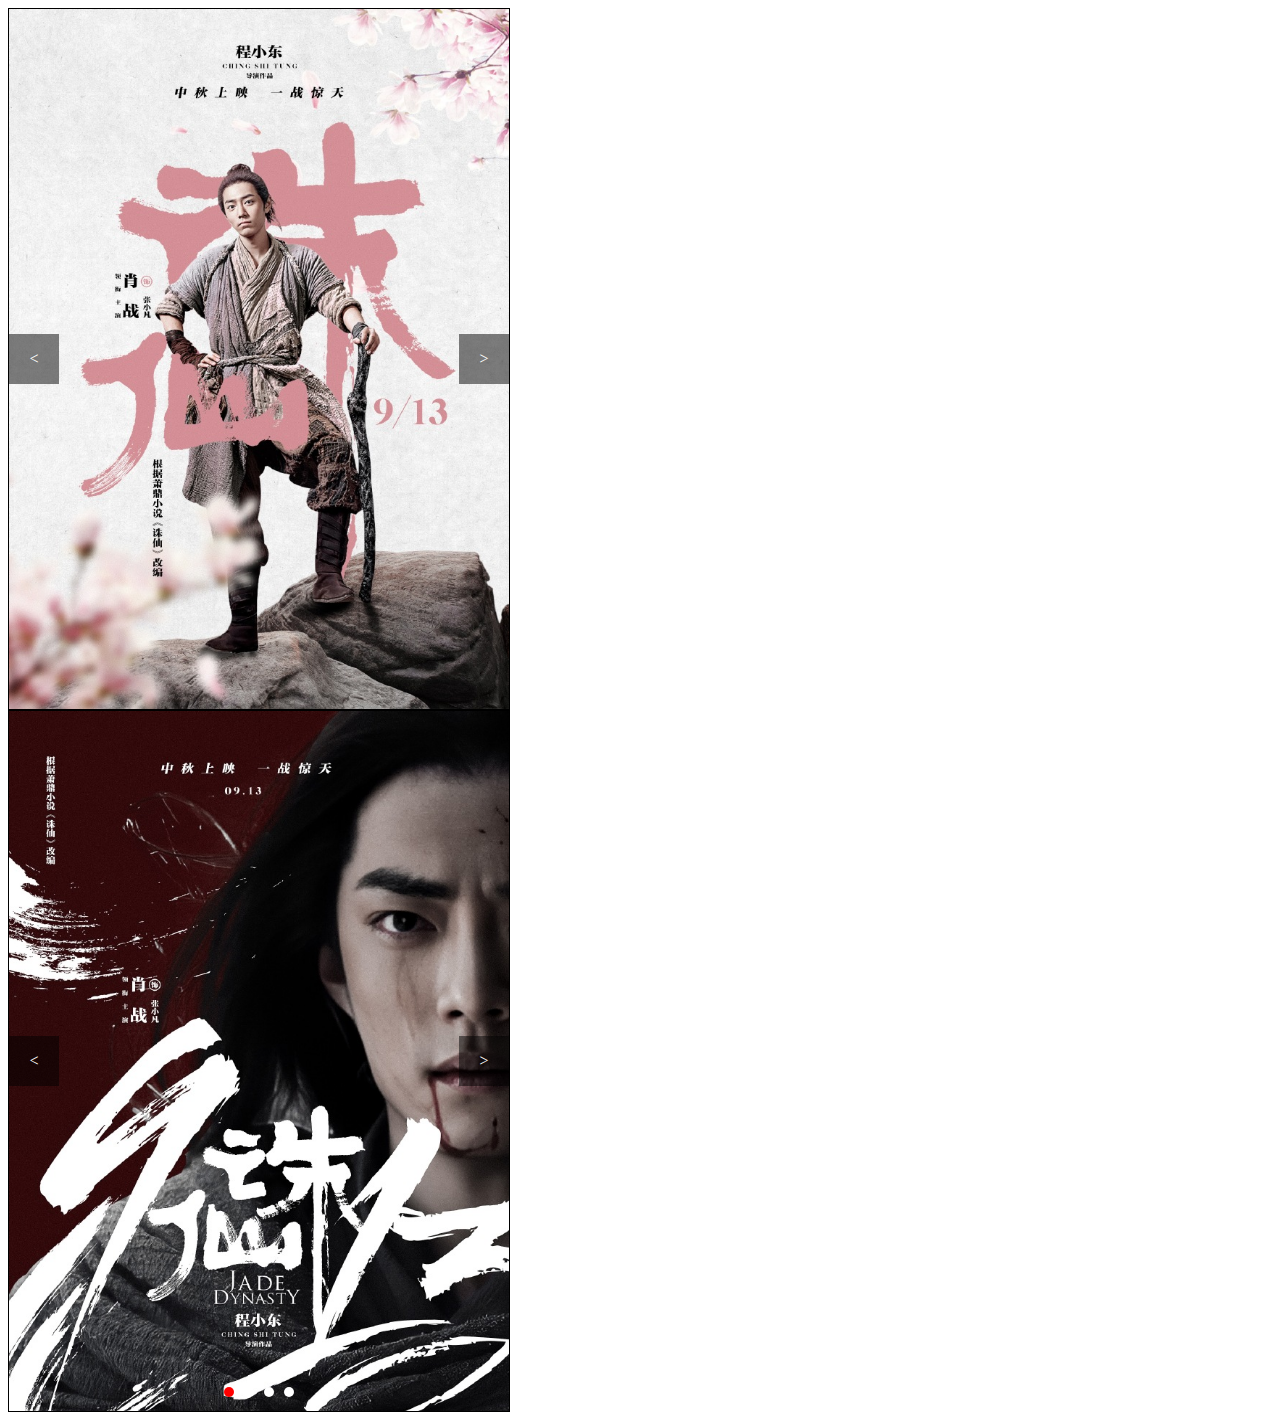
<file: swiper/index.html>
<!DOCTYPE html>
<html lang="en">
<head>
    <meta charset="UTF-8">
    <meta name="viewport" content="width=device-width, initial-scale=1.0">
    <meta http-equiv="X-UA-Compatible" content="ie=edge">
    <title>Document</title>
    <style>
        .wrapper {
            width: 500px;
            height: 700px;
            border: 1px solid #000;
        }
        .demo {
            width: 500px;
            height: 700px;
            border: 1px solid #000;
        }
    
    </style>
</head>
<body>
    <div class="wrapper"></div>
    <div class="demo"></div>
    <script src="jquery-3.3.1.js"></script>
    <script src="./index.js"></script>
    <script>
        $('.wrapper').swiper({
            imgList: ['./image/1.jpg', './image/2.jpg', './image/3.jpg', './image/4.jpg'],
            animate: 'animate',
            showBtn: false,
            isAuto: true,
        }) 
        $('.demo').swiper({
            imgList: ['./image/pic1.jpg', './image/pic2.jpg', './image/pic3.jpg', './image/pic4.jpg'],
            animate: 'fade',
            showBtn: true,
            isAuto: true,
        })
        
    </script>
</body>
</html>
</file>
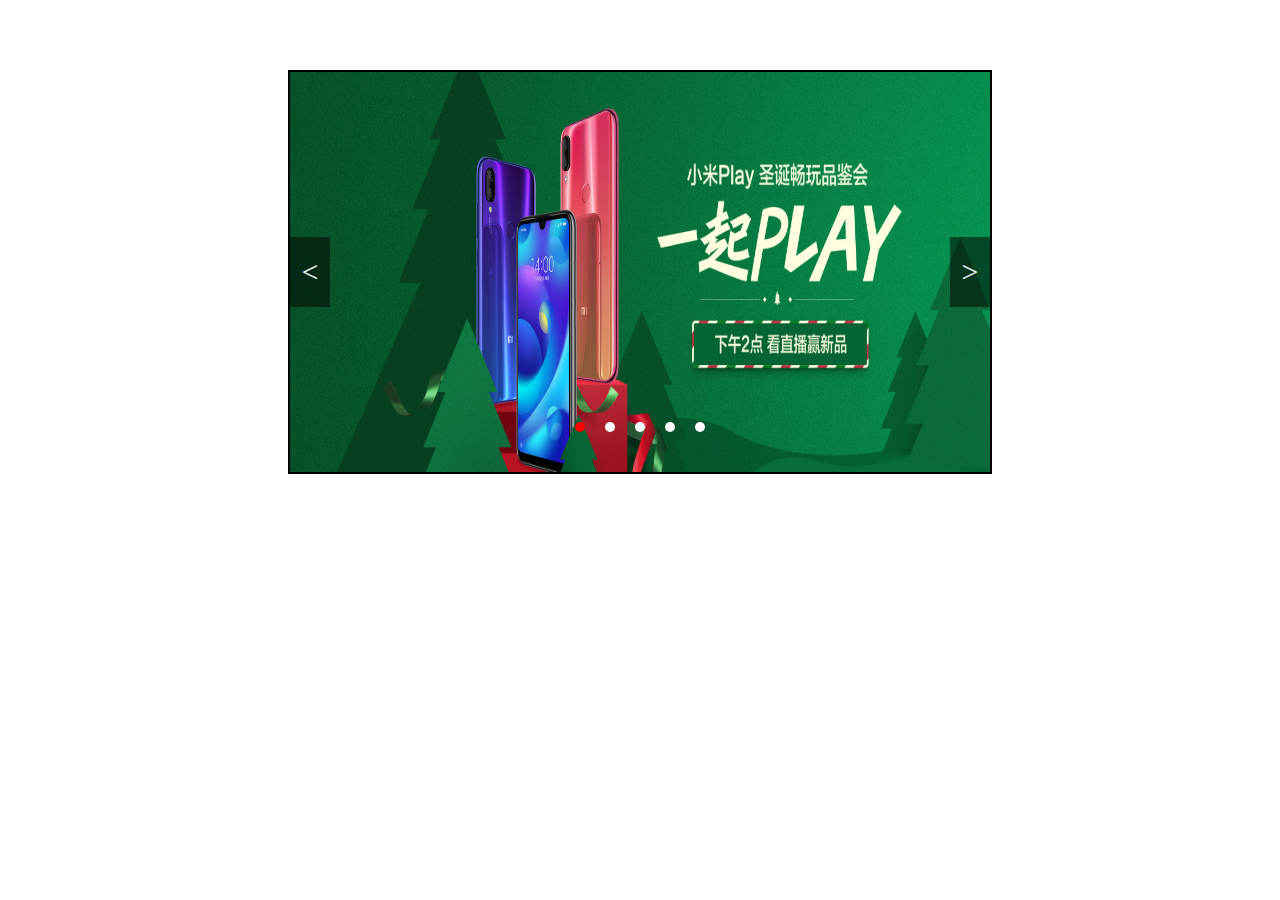
<file: 小米官网轮播图/index.html>
<!DOCTYPE html>
<html lang="en">

<head>
    <meta charset="UTF-8">
    <meta name="viewport" content="width=device-width, initial-scale=1.0">
    <meta http-equiv="X-UA-Compatible" content="ie=edge">
    <title>Document</title>
    <link rel="stylesheet" href="./index.css">
</head>

<body>
    <div class="wrapper">
        <ul class="picBox">
            <li class="first box">
                <img src="./img/pic1.jpg" alt="">
            </li>
            <li class="box">
                <img src="./img/pic2.jpg" alt="">
            </li>
            <li class="box">
                <img src="./img/pic3.jpg" alt="">
            </li>
            <li class="box">
                <img src="./img/pic4.jpg" alt="">
            </li>
            <li class="box">
                <img src="./img/pic5.jpg" alt="">
            </li>
        </ul>
        <div class="btnBox">
            <a href="#" class="left btn">&lt;</a>
            <a href="#" class="right btn">&gt;</a>
        </div>
        <div class="list">
            <ul>
                <li class="active circle"></li>
                <li class="circle"></li>
                <li class="circle"></li>
                <li class="circle"></li>
                <li class="circle"></li>
            </ul>
        </div>
    </div>
    <script src="./index.js"></script>
</body>

</html>
</file>
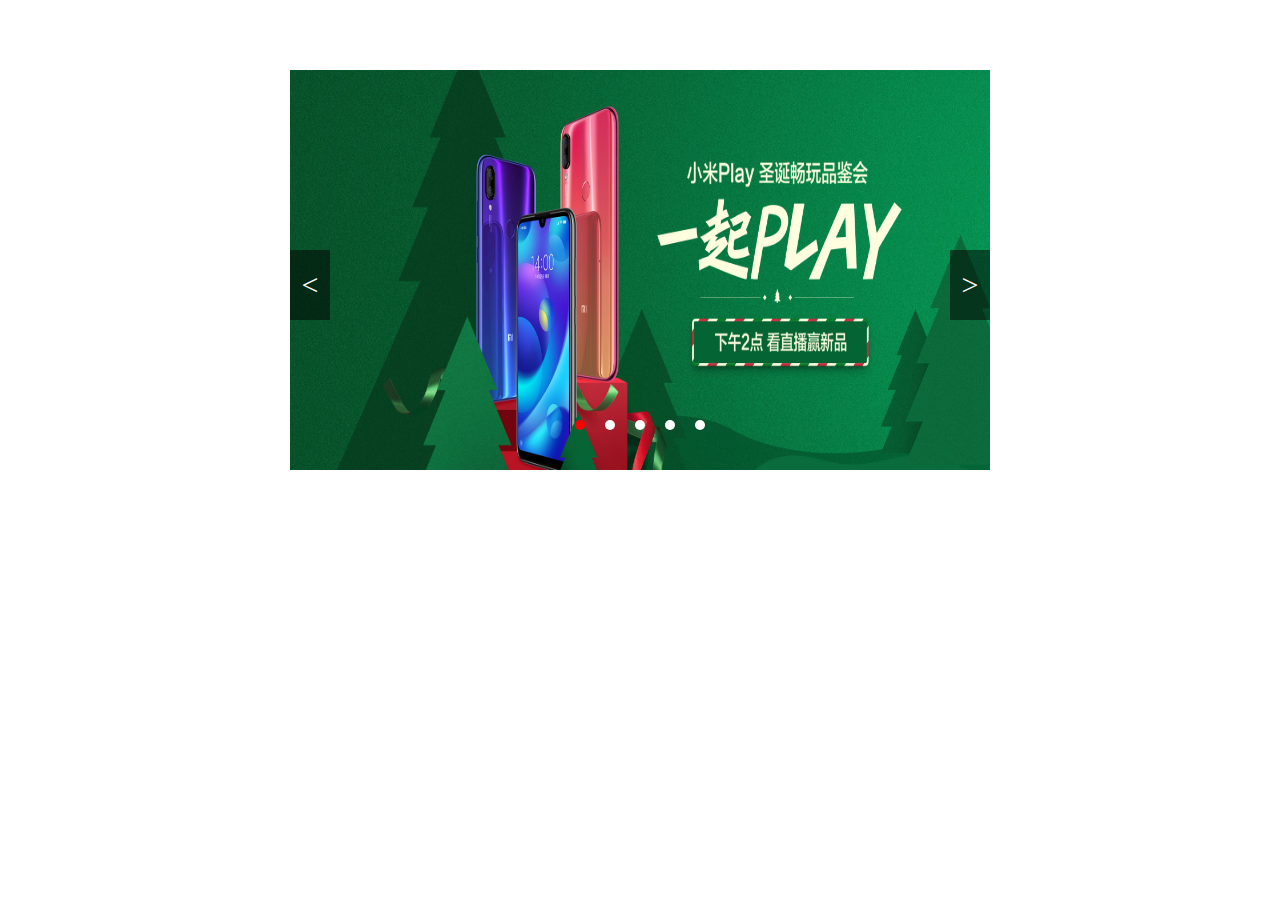
<file: 小米官网轮播图/demo.html>
<!DOCTYPE html>
<html lang="en">

<head>
    <meta charset="UTF-8">
    <meta name="viewport" content="width=device-width, initial-scale=1.0">
    <meta http-equiv="X-UA-Compatible" content="ie=edge">
    <title>Document</title>
    <link rel="stylesheet" href="./demo.css">
</head>

<body>
    <div class="wrapper">
        <ul class="picBox">
            <li class="first">
                <img src="./img/pic1.jpg" alt="">
            </li>
            <li>
                <img src="./img/pic2.jpg" alt="">
            </li>
            <li>
                <img src="./img/pic3.jpg" alt="">
            </li>
            <li>
                <img src="./img/pic4.jpg" alt="">
            </li>
            <li>
                <img src="./img/pic5.jpg" alt="">
            </li>
        </ul>
        <div class="btn">
            <a href="#" class="left">&lt;</a>
            <a href="#" class="right">&gt;</a>
        </div>
        <div class="list">
            <ul>
                <li class="active"></li>
                <li></li>
                <li></li>
                <li></li>
                <li></li>
            </ul>
        </div>
    </div>
    <script src="./jquery-3.3.1.js"></script>
    <script src="./demo.js"></script>
</body>

</html>
</file>
<file: 小米官网轮播图/index.css>
*{
    margin:0;
    padding:0;
    list-style: none;
    font-size:0;
    text-decoration: none;
}
.wrapper {
    position: relative;
    width:700px;
    height:400px;
    margin:70px auto;
    overflow: hidden;
    border:2px solid #000;
}
.wrapper ul {
    position: relative;
    top:0;
    left:0;
    width:3500px;
    height:100%;
}
.wrapper ul li {
    display:inline-block;
    width:700px;
    height:100%;
    transition: opacity 0.5s linear;
}
.wrapper ul li img {
    width:100%;
    height:100%;
}

.wrapper .btnBox {
    position: absolute;
    width:700px;
    height:70px;
    top:50%;
    margin-top:-35px;
    left:0;
}
.wrapper .btnBox a {
    display:block;
    width:40px;
    height:70px;
    background-color:rgba(0,0,0,0.5);
    color:#fff;
    font-size: 30px;
    text-align: center;
    line-height: 70px;
}

.wrapper .btnBox a.left {
    float:left;
}

.wrapper .btnBox a.right {
    float:right;
}

.wrapper .list {
    position: absolute;
    width:700px;
    height:20px;
    bottom:30px;
    left:0;
}
.wrapper .list ul {
    width:100%;
    text-align: center;
}
.wrapper .list ul li {
    display:inline-block;
    width:10px;
    height:10px;
    border-radius: 50%;
    background-color: #fff;
    margin:0 10px;
    cursor: pointer;
}
.wrapper .list li.active {
    background-color:red;
}
</file>
<file: 小米官网轮播图/demo.css>
*{
    margin:0;
    padding:0;
    list-style: none;
    font-size:0;
    text-decoration: none;
}

.wrapper{
    position: relative;
    width:700px;
    height:400px;
    /* border:1px solid #000; */
    margin:70px auto;
    overflow: hidden;
}
.wrapper ul{
    position: relative;
    left:0;
    top:0;
    width:3500px;
    height:100%;
}
.wrapper .picBox li{
    display:inline-block;
    width:700px;
    height:100%;
    opacity: 0;
}
.wrapper .picBox li.first{
    opacity: 1;
}
.wrapper li img{
    width:100%;
    height:100%;
}

.wrapper .btn{
    position: absolute;
    width:700px;
    height:70px;
    /* border:1px solid #000; */
    top:45%;
    left:0;
   
}
.wrapper .btn a{
    display:block;
    width:40px;
    height:70px;
    background-color:rgba(0,0,0,0.5);
    color:#fff;
    font-size:30px;
    text-align: center;
    line-height:70px;
}
.wrapper .btn a.left{
    float:left;
}

.wrapper .btn a.right{
    float:right;
}

.wrapper .list{
    position: absolute;
    width:700px;
    height:20px;
    /* border:1px solid #000; */
    bottom:30px;
    left:0;
}

.wrapper .list ul{
    width:100%;
    text-align: center;
}

.wrapper .list li{
    display:inline-block;
    width:10px;
    height:10px;
    border-radius:50%;
    background-color:#fff;
    margin:0 10px;
    cursor: pointer;
}

.wrapper .list li.active{
    background-color:red;
}
</file>
